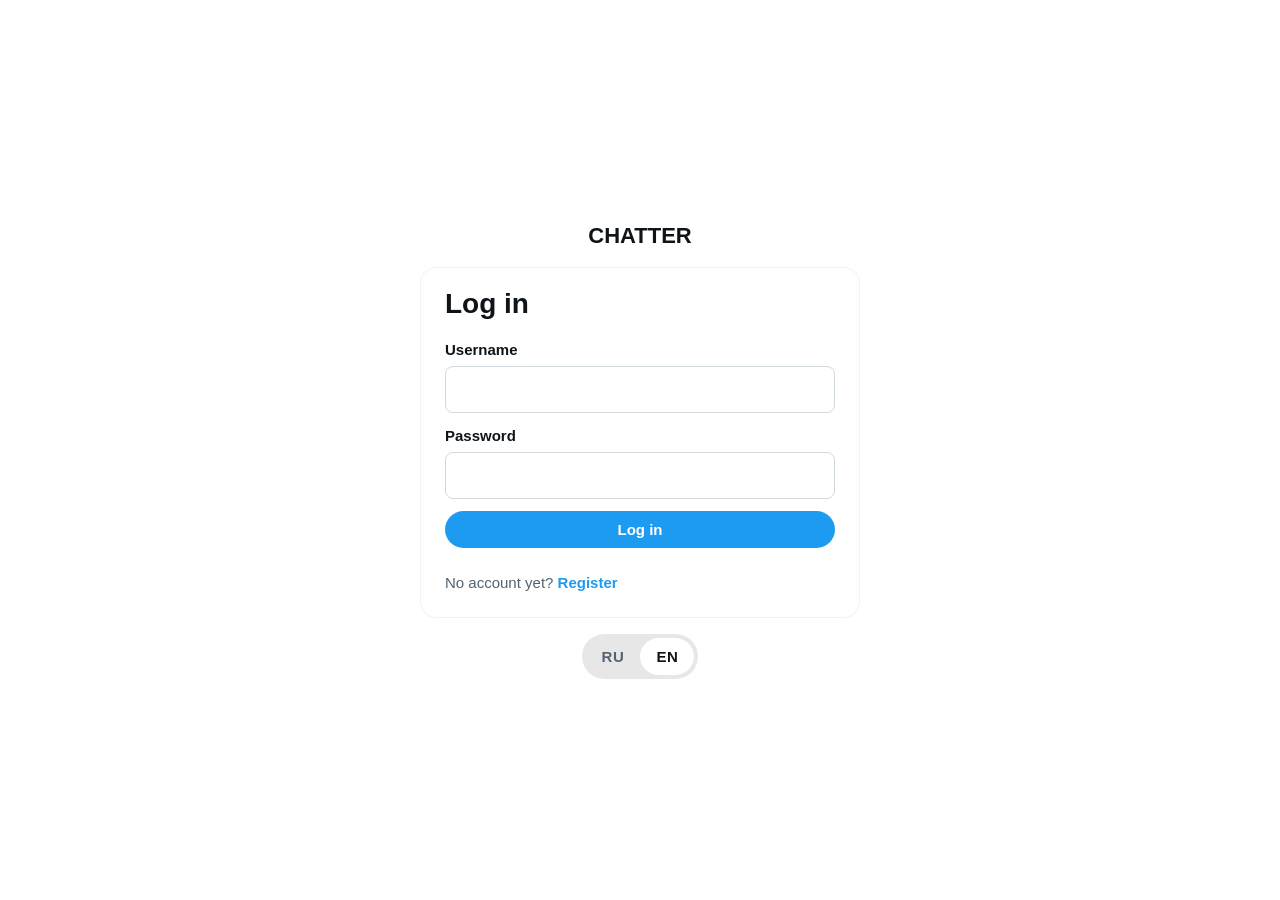
<file: frontend/index.html>
<!doctype html>
<html lang="en">
<head>
    <meta charset="UTF-8">
    <meta name="viewport" content="width=device-width, initial-scale=1">
    <link rel="icon" href="favicon.ico" sizes="48x48">
    <link rel="icon" href="favicon.svg" type="image/svg+xml">
    <title data-i18n="title.home">CHATTER</title>
    <link rel="stylesheet" href="css/app.css">
</head>
<body data-page="feed">
<div class="app">
    <aside class="nav">
        <a class="brand" href="index.html">CHATTER</a>
        <a class="active" href="index.html">
            <svg viewBox="0 0 24 24"><path d="M4 10.5 12 4l8 6.5V20a1 1 0 0 1-1 1h-5v-6H10v6H5a1 1 0 0 1-1-1z"/></svg>
            <span data-i18n="nav.home">Home</span>
        </a>
        <a href="people.html">
            <svg viewBox="0 0 24 24"><path d="M10 4a6 6 0 1 0 3.6 10.8l4.3 4.3 1.4-1.4-4.3-4.3A6 6 0 0 0 10 4zm0 2a4 4 0 1 1 0 8 4 4 0 0 1 0-8z"/></svg>
            <span data-i18n="nav.people">People</span>
        </a>
        <a href="me.html">
            <svg viewBox="0 0 24 24"><path d="M12 12a4 4 0 1 0-4-4 4 4 0 0 0 4 4zm0 2c-4 0-7 2-7 4v2h14v-2c0-2-3-4-7-4z"/></svg>
            <span data-i18n="nav.profile">Profile</span>
        </a>
    </aside>

    <main class="feed">
        <div class="tabs feed-tabs">
            <button class="active" type="button" data-filter="all" data-i18n="tab.all">All</button>
            <button type="button" data-filter="following" data-i18n="tab.following">Following</button>
            <div class="tab-menu">
                <button type="button" id="categories-tab" data-i18n="tab.categories">Categories</button>
                <div class="menu" id="category-menu" hidden></div>
            </div>
        </div>
        <form class="composer" id="composer">
            <button type="button" class="photo-btn" id="composer-photo" data-i18n-aria="aria.photo" aria-label="Add photo">
                <svg viewBox="0 0 24 24"><path d="M3 5.5A2.5 2.5 0 0 1 5.5 3h13A2.5 2.5 0 0 1 21 5.5v13a2.5 2.5 0 0 1-2.5 2.5h-13A2.5 2.5 0 0 1 3 18.5v-13zm2.5-.5a.5.5 0 0 0-.5.5v9.1l3-3 3 3 5-5 3 3V5.5a.5.5 0 0 0-.5-.5h-13zM19 15.4l-3-3-5 5-3-3-3 3V18.5a.5.5 0 0 0 .5.5h13a.5.5 0 0 0 .5-.5V15.4zM9.5 8.5a1.5 1.5 0 1 1-3 0 1.5 1.5 0 0 1 3 0z"/></svg>
            </button>
            <input id="composer-file" type="file" accept="image/jpeg,image/png,image/heif" hidden>
            <span class="avatar" id="composer-avatar">?</span>
            <div>
                <textarea name="content" maxlength="280" data-i18n-placeholder="composer.placeholder" placeholder="What's new" required></textarea>
                <div class="composer-preview" id="composer-preview" hidden>
                    <img alt="">
                    <button type="button" id="composer-clear" data-i18n-aria="aria.remove-photo" aria-label="Remove photo">×</button>
                </div>
                <div class="composer-bar">
                    <select name="category" data-i18n-aria="field.category" aria-label="Category">
                        <option value="GENERAL">GENERAL</option>
                        <option value="NEWS">NEWS</option>
                        <option value="POLITICS">POLITICS</option>
                        <option value="TECHNOLOGY">TECHNOLOGY</option>
                        <option value="SCIENCE">SCIENCE</option>
                        <option value="EDUCATION">EDUCATION</option>
                        <option value="BUSINESS">BUSINESS</option>
                        <option value="SPORTS">SPORTS</option>
                        <option value="ENTERTAINMENT">ENTERTAINMENT</option>
                        <option value="MUSIC">MUSIC</option>
                        <option value="GAMING">GAMING</option>
                        <option value="ART">ART</option>
                        <option value="FASHION">FASHION</option>
                        <option value="FOOD">FOOD</option>
                        <option value="TRAVEL">TRAVEL</option>
                        <option value="HEALTH">HEALTH</option>
                        <option value="NATURE">NATURE</option>
                        <option value="ANIMALS">ANIMALS</option>
                        <option value="OTHER">OTHER</option>
                    </select>
                    <button class="btn" type="submit" data-i18n="action.post">Post</button>
                </div>
            </div>
        </form>
        <div id="posts"></div>
        <p class="empty" id="empty" data-i18n="empty.nothing" hidden>Nothing here yet.</p>
    </main>
    <aside class="side" id="following"></aside>
</div>
<script src="js/config.js"></script>
<script src="js/i18n.js"></script>
<script src="js/api.js"></script>
<script src="js/app.js"></script>
</body>
</html>
</file>
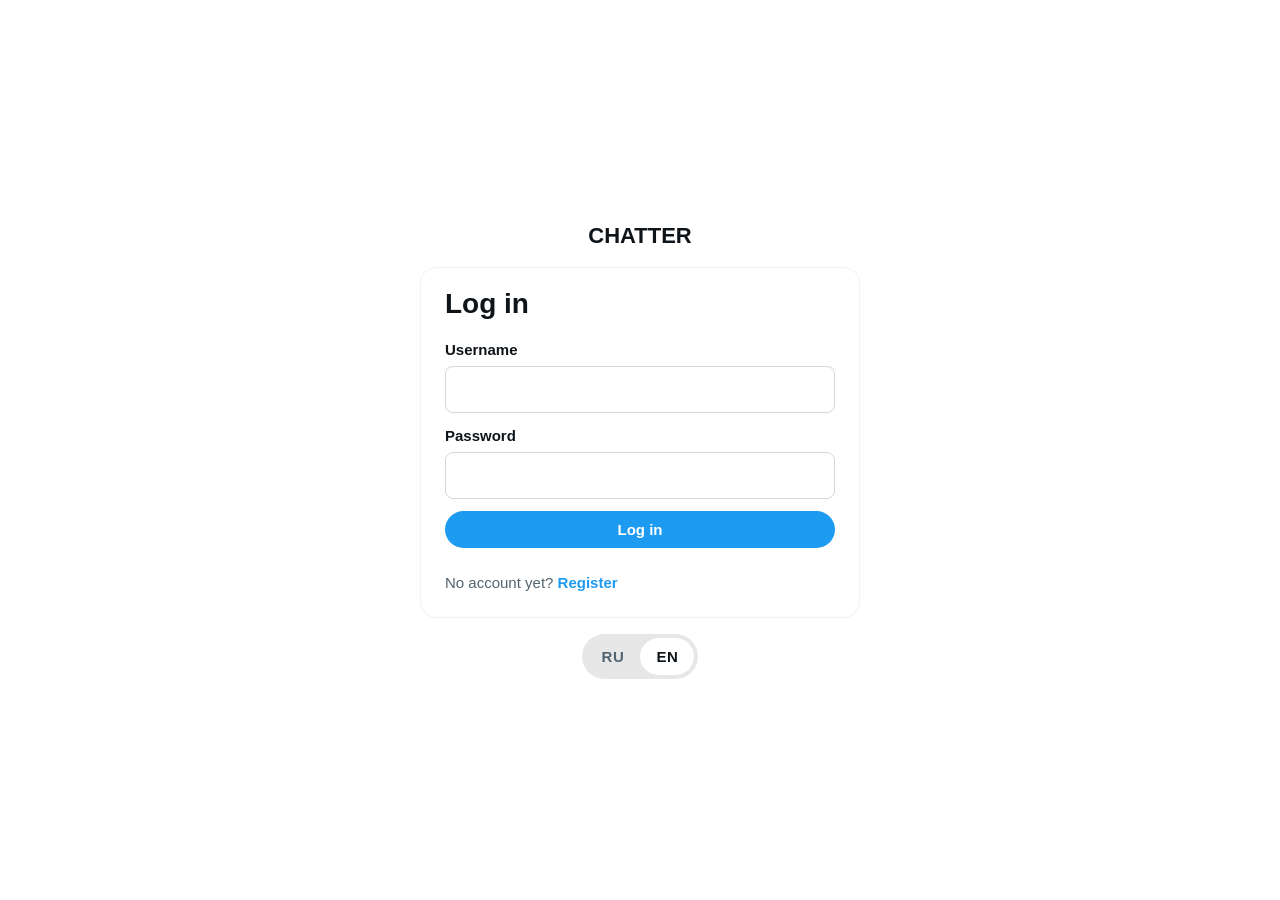
<file: frontend/login.html>
<!doctype html>
<html lang="en">
<head>
    <meta charset="UTF-8">
    <meta name="viewport" content="width=device-width, initial-scale=1">
    <link rel="icon" href="favicon.ico" sizes="48x48">
    <link rel="icon" href="favicon.svg" type="image/svg+xml">
    <title data-i18n="title.login">Log in · CHATTER</title>
    <link rel="stylesheet" href="css/app.css">
</head>
<body class="auth" data-page="login">
<div class="auth-wrap">
    <a class="brand" href="index.html">CHATTER</a>
    <main class="card">
    <h1 data-i18n="login.title">Log in</h1>
    <form class="form">
        <label><span data-i18n="login.username">Username</span> <input name="username" autocomplete="username" required></label>
        <label><span data-i18n="login.password">Password</span> <input name="password" type="password" autocomplete="current-password" required></label>
        <button class="btn" type="submit" data-i18n="login.submit">Log in</button>
    </form>
    <p class="muted"><span data-i18n="login.no-account">No account yet?</span> <a href="register.html" data-i18n="login.register">Register</a></p>
    </main>
</div>
<script src="js/config.js"></script>
<script src="js/i18n.js"></script>
<script src="js/api.js"></script>
<script src="js/app.js"></script>
</body>
</html>
</file>
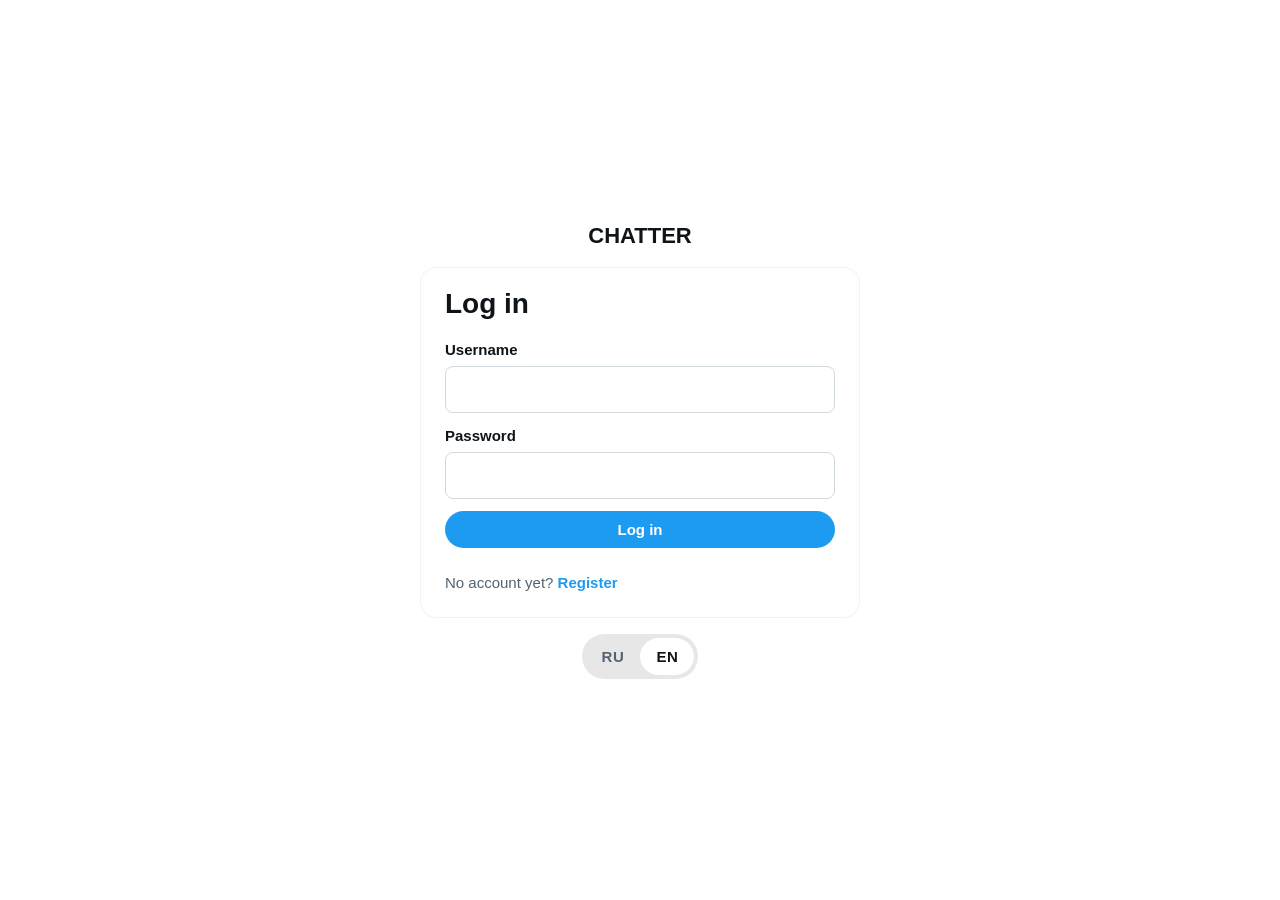
<file: frontend/me.html>
<!doctype html>
<html lang="en">
<head>
    <meta charset="UTF-8">
    <meta name="viewport" content="width=device-width, initial-scale=1">
    <link rel="icon" href="favicon.ico" sizes="48x48">
    <link rel="icon" href="favicon.svg" type="image/svg+xml">
    <title data-i18n="title.profile">Profile · CHATTER</title>
    <link rel="stylesheet" href="css/app.css">
</head>
<body data-page="me">
<div class="app">
    <aside class="nav">
        <a class="brand" href="index.html">CHATTER</a>
        <a href="index.html">
            <svg viewBox="0 0 24 24"><path d="M4 10.5 12 4l8 6.5V20a1 1 0 0 1-1 1h-5v-6H10v6H5a1 1 0 0 1-1-1z"/></svg>
            <span data-i18n="nav.home">Home</span>
        </a>
        <a href="people.html">
            <svg viewBox="0 0 24 24"><path d="M10 4a6 6 0 1 0 3.6 10.8l4.3 4.3 1.4-1.4-4.3-4.3A6 6 0 0 0 10 4zm0 2a4 4 0 1 1 0 8 4 4 0 0 1 0-8z"/></svg>
            <span data-i18n="nav.people">People</span>
        </a>
        <a class="active" href="me.html">
            <svg viewBox="0 0 24 24"><path d="M12 12a4 4 0 1 0-4-4 4 4 0 0 0 4 4zm0 2c-4 0-7 2-7 4v2h14v-2c0-2-3-4-7-4z"/></svg>
            <span data-i18n="nav.profile">Profile</span>
        </a>
    </aside>
    <main class="feed">
        <header class="profile-head" id="profile"></header>
        <form id="edit-form" class="form" hidden>
            <label><span class="field-name"><span data-i18n="field.username">Username</span></span><span class="with-info"><input name="username" minlength="3" maxlength="50" pattern="[A-Za-z0-9_]{3,50}" required><span class="info" tabindex="0">i<span class="info-tip" data-i18n="tip.username">3–50 characters. Latin letters, digits and underscore. Saved in lowercase.</span></span></span></label>
            <label><span class="field-name"><span data-i18n="field.email">Email</span></span><span class="with-info"><input name="email" type="email" maxlength="255" required><span class="info" tabindex="0">i<span class="info-tip" data-i18n="tip.email">A valid email, up to 255 characters.</span></span></span></label>
            <label><span class="field-name"><span data-i18n="field.display-name">Display name</span></span><span class="with-info"><input name="displayName" minlength="3" maxlength="100" required><span class="info" tabindex="0">i<span class="info-tip" data-i18n="tip.display-name">3–100 characters.</span></span></span></label>
            <label><span class="field-name"><span data-i18n="field.bio">Bio</span></span><span class="with-info"><textarea name="bio" rows="3"></textarea><span class="info" tabindex="0">i<span class="info-tip" data-i18n="tip.bio">Optional.</span></span></span></label>
            <label><span class="field-name"><span data-i18n="field.location">Location</span></span><span class="with-info"><input name="location" maxlength="100"><span class="info" tabindex="0">i<span class="info-tip" data-i18n="tip.location">Optional. Up to 100 characters.</span></span></span></label>
            <label><span class="field-name"><span data-i18n="field.birth-date">Birth date</span></span><span class="with-info"><input name="birthDate" type="text" inputmode="numeric" autocomplete="bday" spellcheck="false" maxlength="10" pattern="\d{2}/\d{2}/\d{4}" placeholder="MM/DD/YYYY" required><span class="info" tabindex="0">i<span class="info-tip" data-i18n="tip.birth-date">MM/DD/YYYY. A date in the past.</span></span></span></label>
            <div class="row form-actions">
                <button class="btn secondary" type="button" data-cancel data-i18n="action.cancel">Cancel</button>
                <button class="btn" type="submit" data-i18n="action.save">Save</button>
            </div>
        </form>
        <form id="password-form" class="form" hidden>
            <label><span data-i18n="field.current-password">Current password</span> <input name="currentPassword" type="password" required></label>
            <label><span data-i18n="field.new-password">New password</span> <input name="newPassword" type="password" minlength="8" maxlength="100" required></label>
            <div class="row form-actions">
                <button class="btn secondary" type="button" data-cancel data-i18n="action.cancel">Cancel</button>
                <button class="btn" type="submit" data-i18n="action.change-password">Change password</button>
            </div>
        </form>
        <form id="avatar-form" class="form" hidden>
            <label>
                <span class="field-name" data-i18n="field.avatar">Avatar</span>
                <span class="file-field">
                    <input name="file" type="file" accept="image/jpeg,image/png,image/heif" required>
                    <span class="info" tabindex="0">i<span class="info-tip" data-i18n="tip.avatar">JPEG, PNG or HEIF. Maximum 5 MB.</span></span>
                </span>
            </label>
            <div class="row form-actions">
                <button class="btn secondary" type="button" data-cancel data-i18n="action.cancel">Cancel</button>
                <button class="btn secondary" type="button" id="delete-avatar" data-i18n="action.delete-avatar">Delete avatar</button>
                <button class="btn" type="submit" data-i18n="action.save-avatar">Save avatar</button>
            </div>
        </form>
        <div class="tabs" id="profile-tabs">
            <button class="active" type="button" data-profile-tab="posts" data-i18n="tab.posts">Posts</button>
            <button type="button" data-profile-tab="replies" data-i18n="tab.replies">Replies</button>
            <button type="button" data-profile-tab="likes" data-i18n="tab.likes">Likes</button>
            <button type="button" data-profile-tab="reposts" data-i18n="tab.reposts">Reposts</button>
            <button type="button" data-profile-tab="followers" data-i18n="tab.followers">Followers</button>
        </div>
        <div id="posts"></div>
        <p class="empty" id="empty" data-i18n="empty.nothing" hidden>Nothing here yet.</p>
    </main>
    <aside class="side"></aside>
</div>
<script src="js/config.js"></script>
<script src="js/i18n.js"></script>
<script src="js/api.js"></script>
<script src="js/app.js"></script>
</body>
</html>
</file>
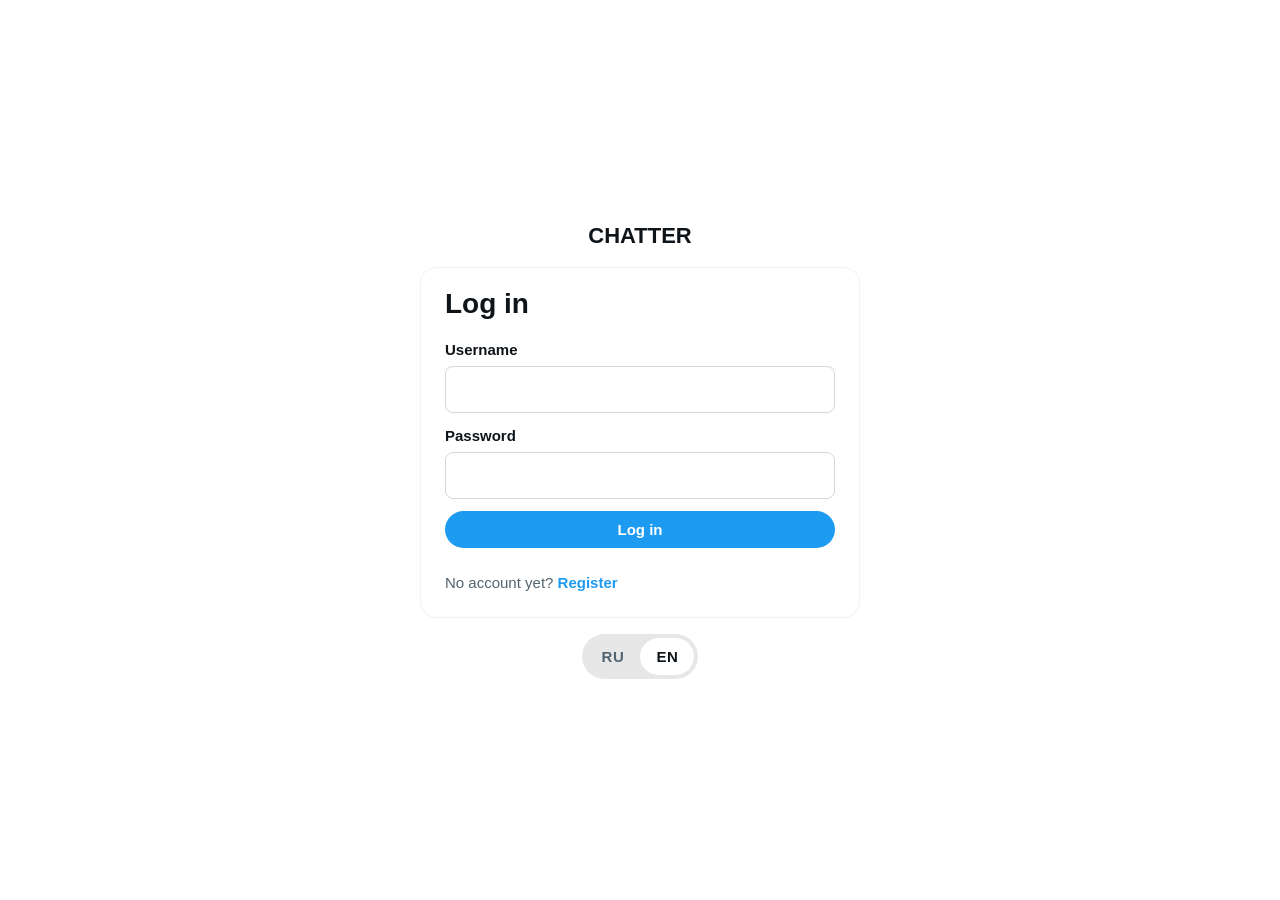
<file: frontend/moderation.html>
<!doctype html>
<html lang="en">
<head>
    <meta charset="UTF-8">
    <meta name="viewport" content="width=device-width, initial-scale=1">
    <link rel="icon" href="favicon.ico" sizes="48x48">
    <link rel="icon" href="favicon.svg" type="image/svg+xml">
    <title data-i18n="title.moderation">Moderation · CHATTER</title>
    <link rel="stylesheet" href="css/app.css">
</head>
<body data-page="moderation">
<div class="app">
    <aside class="nav">
        <a class="brand" href="index.html">CHATTER</a>
        <a href="index.html">
            <svg viewBox="0 0 24 24"><path d="M4 10.5 12 4l8 6.5V20a1 1 0 0 1-1 1h-5v-6H10v6H5a1 1 0 0 1-1-1z"/></svg>
            <span data-i18n="nav.home">Home</span>
        </a>
        <a href="people.html">
            <svg viewBox="0 0 24 24"><path d="M10 4a6 6 0 1 0 3.6 10.8l4.3 4.3 1.4-1.4-4.3-4.3A6 6 0 0 0 10 4zm0 2a4 4 0 1 1 0 8 4 4 0 0 1 0-8z"/></svg>
            <span data-i18n="nav.people">People</span>
        </a>
        <a href="me.html">
            <svg viewBox="0 0 24 24"><path d="M12 12a4 4 0 1 0-4-4 4 4 0 0 0 4 4zm0 2c-4 0-7 2-7 4v2h14v-2c0-2-3-4-7-4z"/></svg>
            <span data-i18n="nav.profile">Profile</span>
        </a>
    </aside>
    <main class="feed">
        <div class="tabs" id="moderation-tabs">
            <div class="tab-menu">
                <button class="active" type="button" id="moderation-posts" data-moderation="posts" data-i18n="tab.all-posts">All posts</button>
                <div class="menu" id="moderation-posts-menu" hidden>
                    <button type="button" data-post-filter="all" data-i18n="tab.all-posts">All posts</button>
                    <button type="button" data-post-filter="published" data-i18n="tab.public">Public</button>
                    <button type="button" data-post-filter="hidden" data-i18n="tab.hidden">Hidden</button>
                </div>
            </div>
            <button type="button" data-moderation="blocked" data-i18n="tab.blocked">Blocked</button>
        </div>
        <div id="posts"></div>
        <div id="staff" hidden></div>
        <p class="empty" id="empty" data-i18n="empty.nothing" hidden>Nothing here yet.</p>
    </main>
    <aside class="side"></aside>
</div>
<script src="js/config.js"></script>
<script src="js/i18n.js"></script>
<script src="js/api.js"></script>
<script src="js/app.js"></script>
</body>
</html>
</file>
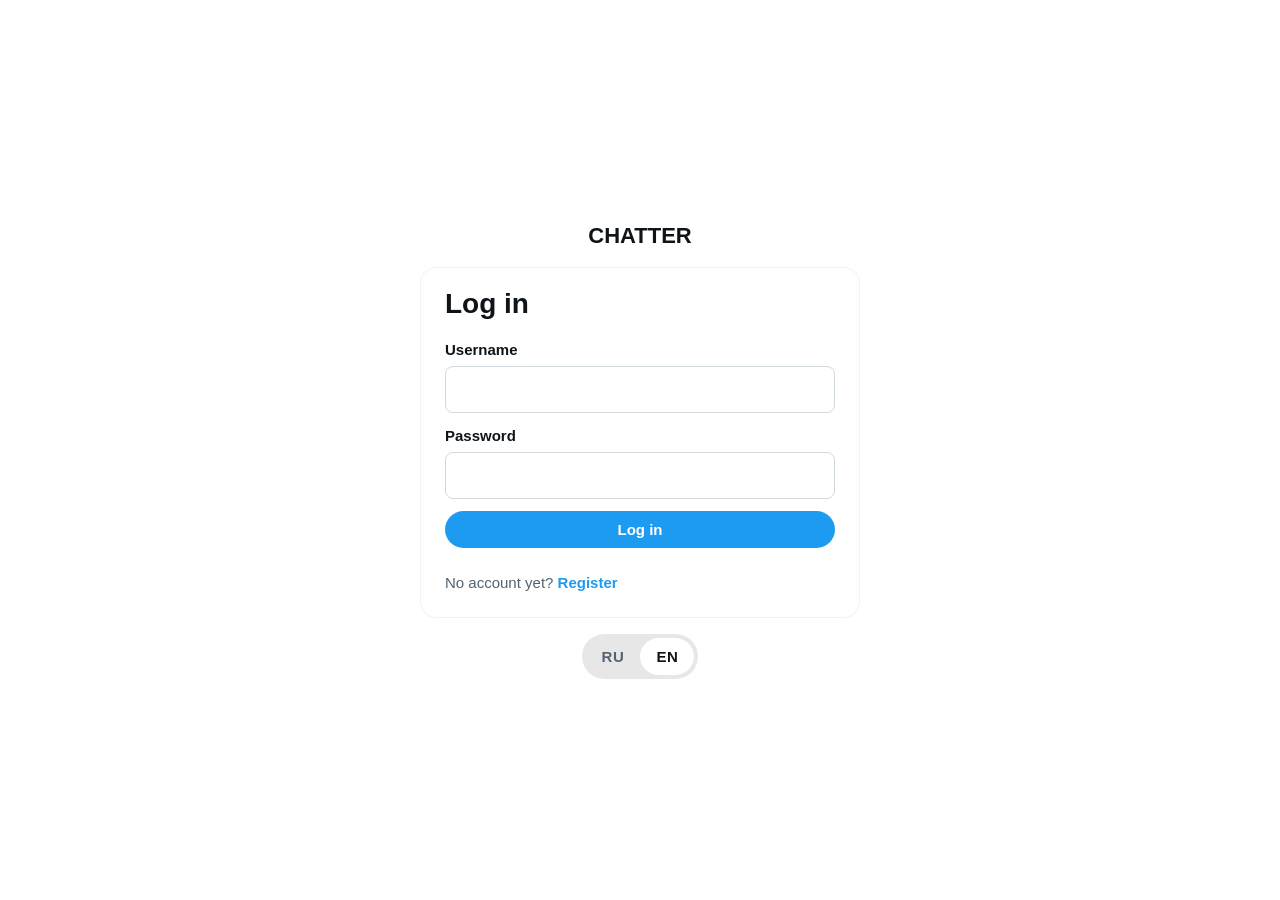
<file: frontend/people.html>
<!doctype html>
<html lang="en">
<head>
    <meta charset="UTF-8">
    <meta name="viewport" content="width=device-width, initial-scale=1">
    <link rel="icon" href="favicon.ico" sizes="48x48">
    <link rel="icon" href="favicon.svg" type="image/svg+xml">
    <title data-i18n="title.people">People · CHATTER</title>
    <link rel="stylesheet" href="css/app.css">
</head>
<body data-page="people">
<div class="app">
    <aside class="nav">
        <a class="brand" href="index.html">CHATTER</a>
        <a href="index.html">
            <svg viewBox="0 0 24 24"><path d="M4 10.5 12 4l8 6.5V20a1 1 0 0 1-1 1h-5v-6H10v6H5a1 1 0 0 1-1-1z"/></svg>
            <span data-i18n="nav.home">Home</span>
        </a>
        <a class="active" href="people.html">
            <svg viewBox="0 0 24 24"><path d="M10 4a6 6 0 1 0 3.6 10.8l4.3 4.3 1.4-1.4-4.3-4.3A6 6 0 0 0 10 4zm0 2a4 4 0 1 1 0 8 4 4 0 0 1 0-8z"/></svg>
            <span data-i18n="nav.people">People</span>
        </a>
        <a href="me.html">
            <svg viewBox="0 0 24 24"><path d="M12 12a4 4 0 1 0-4-4 4 4 0 0 0 4 4zm0 2c-4 0-7 2-7 4v2h14v-2c0-2-3-4-7-4z"/></svg>
            <span data-i18n="nav.profile">Profile</span>
        </a>
    </aside>
    <main class="feed">
        <form class="people-search" role="search">
            <input data-people-query type="search" data-i18n-placeholder="search.placeholder" data-i18n-aria="search.aria" placeholder="Search by name or username" aria-label="Search people">
        </form>
        <div class="people-list" id="people-list"></div>
        <p class="empty" id="people-empty" data-i18n="empty.search" hidden>No one found.</p>
    </main>
    <aside class="side"></aside>
</div>
<script src="js/config.js"></script>
<script src="js/i18n.js"></script>
<script src="js/api.js"></script>
<script src="js/app.js"></script>
</body>
</html>
</file>
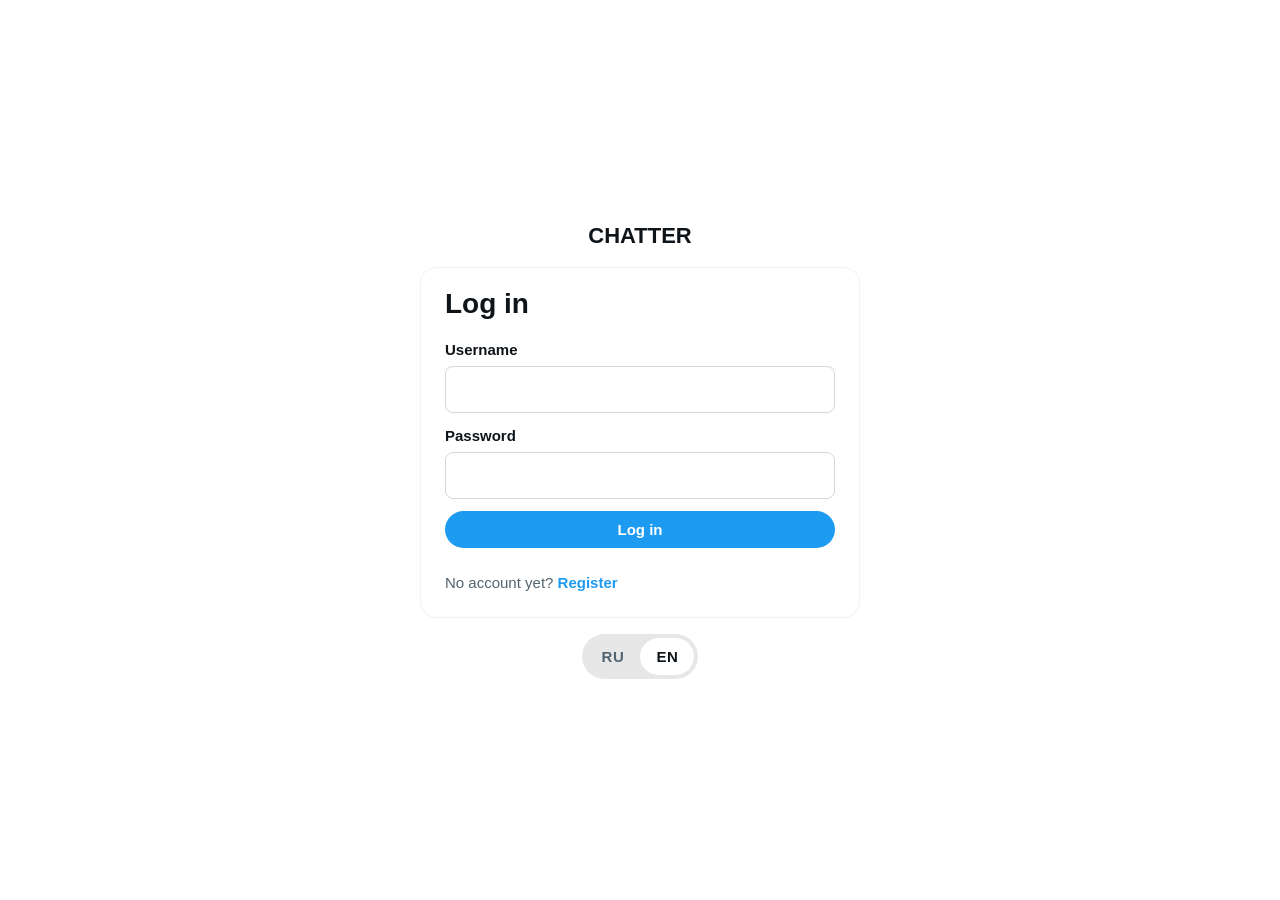
<file: frontend/post.html>
<!doctype html>
<html lang="en">
<head>
    <meta charset="UTF-8">
    <meta name="viewport" content="width=device-width, initial-scale=1">
    <link rel="icon" href="favicon.ico" sizes="48x48">
    <link rel="icon" href="favicon.svg" type="image/svg+xml">
    <title data-i18n="title.post">Post · CHATTER</title>
    <link rel="stylesheet" href="css/app.css">
</head>
<body data-page="post">
<div class="app">
    <aside class="nav">
        <a class="brand" href="index.html">CHATTER</a>
        <a href="index.html">
            <svg viewBox="0 0 24 24"><path d="M4 10.5 12 4l8 6.5V20a1 1 0 0 1-1 1h-5v-6H10v6H5a1 1 0 0 1-1-1z"/></svg>
            <span data-i18n="nav.home">Home</span>
        </a>
        <a href="people.html">
            <svg viewBox="0 0 24 24"><path d="M10 4a6 6 0 1 0 3.6 10.8l4.3 4.3 1.4-1.4-4.3-4.3A6 6 0 0 0 10 4zm0 2a4 4 0 1 1 0 8 4 4 0 0 1 0-8z"/></svg>
            <span data-i18n="nav.people">People</span>
        </a>
        <a href="me.html">
            <svg viewBox="0 0 24 24"><path d="M12 12a4 4 0 1 0-4-4 4 4 0 0 0 4 4zm0 2c-4 0-7 2-7 4v2h14v-2c0-2-3-4-7-4z"/></svg>
            <span data-i18n="nav.profile">Profile</span>
        </a>
    </aside>
    <main class="feed">
        <div id="post"></div>
        <form class="reply" id="reply">
            <span class="avatar" id="reply-avatar">?</span>
            <div class="reply-main">
                <div class="reply-field">
                    <input name="content" maxlength="280" data-i18n-placeholder="reply.placeholder" placeholder="Post your reply" required>
                    <button type="button" class="photo-btn" id="reply-photo" data-i18n-aria="aria.photo" aria-label="Add photo">
                        <svg viewBox="0 0 24 24"><path d="M3 5.5A2.5 2.5 0 0 1 5.5 3h13A2.5 2.5 0 0 1 21 5.5v13a2.5 2.5 0 0 1-2.5 2.5h-13A2.5 2.5 0 0 1 3 18.5v-13zm2.5-.5a.5.5 0 0 0-.5.5v9.1l3-3 3 3 5-5 3 3V5.5a.5.5 0 0 0-.5-.5h-13zM19 15.4l-3-3-5 5-3-3-3 3V18.5a.5.5 0 0 0 .5.5h13a.5.5 0 0 0 .5-.5V15.4zM9.5 8.5a1.5 1.5 0 1 1-3 0 1.5 1.5 0 0 1 3 0z"/></svg>
                    </button>
                </div>
                <div class="composer-preview" id="reply-preview" hidden>
                    <img alt="">
                    <button type="button" id="reply-clear" data-i18n-aria="aria.remove-photo" aria-label="Remove photo">×</button>
                </div>
            </div>
            <input id="reply-file" type="file" accept="image/jpeg,image/png,image/heif" hidden>
            <button class="btn" type="submit" data-i18n="action.reply">Reply</button>
        </form>
        <div id="replies"></div>
    </main>
    <aside class="side" id="following"></aside>
</div>
<script src="js/config.js"></script>
<script src="js/i18n.js"></script>
<script src="js/api.js"></script>
<script src="js/app.js"></script>
</body>
</html>
</file>
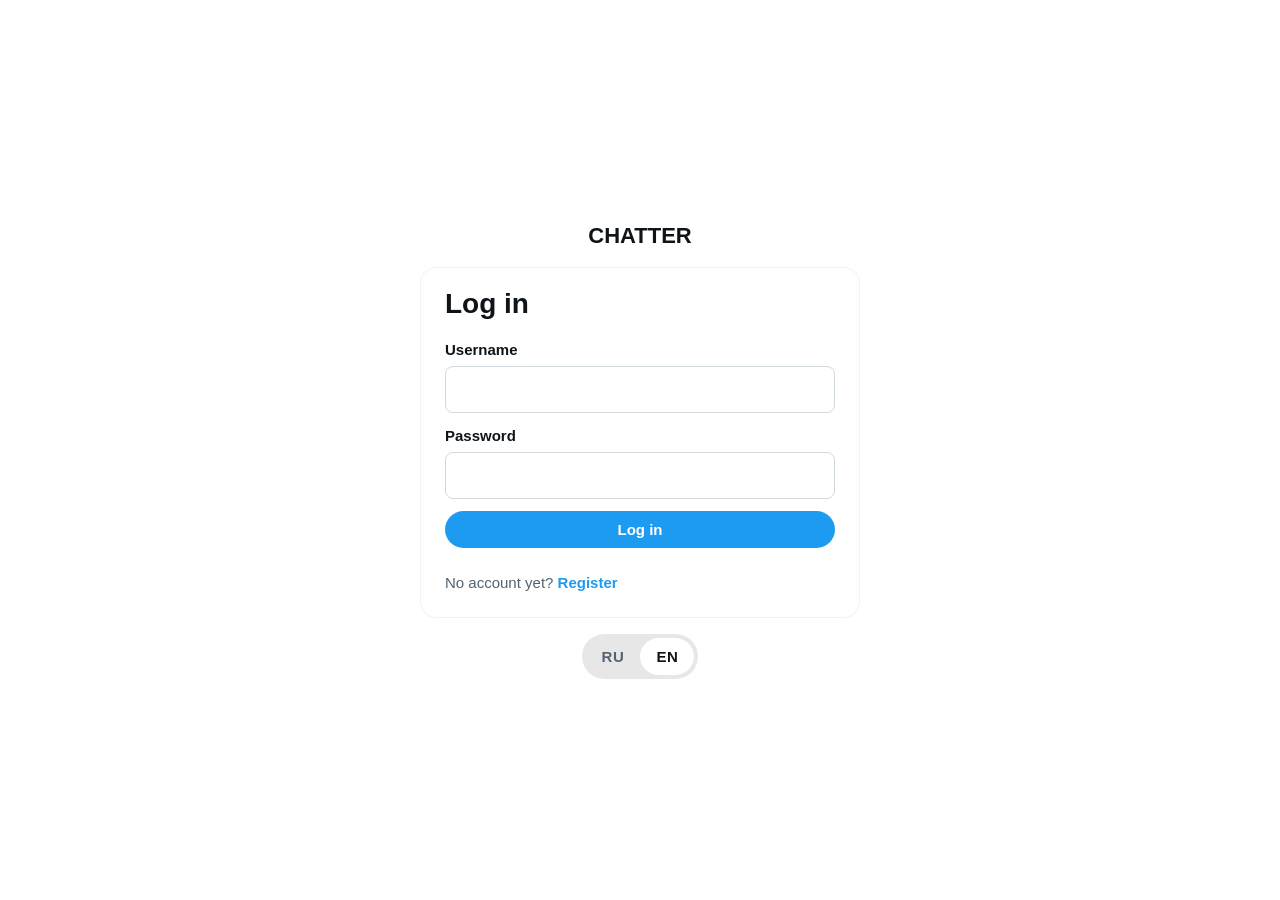
<file: frontend/profile.html>
<!doctype html>
<html lang="en">
<head>
    <meta charset="UTF-8">
    <meta name="viewport" content="width=device-width, initial-scale=1">
    <link rel="icon" href="favicon.ico" sizes="48x48">
    <link rel="icon" href="favicon.svg" type="image/svg+xml">
    <title data-i18n="title.profile">Profile · CHATTER</title>
    <link rel="stylesheet" href="css/app.css">
</head>
<body data-page="profile">
<div class="app">
    <aside class="nav">
        <a class="brand" href="index.html">CHATTER</a>
        <a href="index.html">
            <svg viewBox="0 0 24 24"><path d="M4 10.5 12 4l8 6.5V20a1 1 0 0 1-1 1h-5v-6H10v6H5a1 1 0 0 1-1-1z"/></svg>
            <span data-i18n="nav.home">Home</span>
        </a>
        <a href="people.html">
            <svg viewBox="0 0 24 24"><path d="M10 4a6 6 0 1 0 3.6 10.8l4.3 4.3 1.4-1.4-4.3-4.3A6 6 0 0 0 10 4zm0 2a4 4 0 1 1 0 8 4 4 0 0 1 0-8z"/></svg>
            <span data-i18n="nav.people">People</span>
        </a>
        <a href="me.html">
            <svg viewBox="0 0 24 24"><path d="M12 12a4 4 0 1 0-4-4 4 4 0 0 0 4 4zm0 2c-4 0-7 2-7 4v2h14v-2c0-2-3-4-7-4z"/></svg>
            <span data-i18n="nav.profile">Profile</span>
        </a>
    </aside>
    <main class="feed">
        <header class="profile-head" id="profile"></header>
        <form id="role-form" class="form" hidden>
            <label>
                <span class="field-name" data-i18n="field.role">Role</span>
                <select name="role" required>
                    <option value="USER" data-i18n="role.USER">User</option>
                    <option value="MODERATOR" data-i18n="role.MODERATOR">Moderator</option>
                    <option value="ADMIN" data-i18n="role.ADMIN">Admin</option>
                </select>
            </label>
            <p class="muted" data-i18n="role.hint">The new role takes effect on their next login.</p>
            <div class="row form-actions">
                <button class="btn secondary" type="button" data-cancel data-i18n="action.cancel">Cancel</button>
                <button class="btn" type="submit" data-i18n="action.save">Save</button>
            </div>
        </form>
        <div class="tabs" id="profile-tabs">
            <button class="active" type="button" data-profile-tab="posts" data-i18n="tab.posts">Posts</button>
            <button type="button" data-profile-tab="replies" data-i18n="tab.replies">Replies</button>
            <button type="button" data-profile-tab="likes" data-i18n="tab.likes">Likes</button>
            <button type="button" data-profile-tab="reposts" data-i18n="tab.reposts">Reposts</button>
            <button type="button" data-profile-tab="followers" data-i18n="tab.followers">Followers</button>
        </div>
        <div id="posts"></div>
        <p class="empty" id="empty" data-i18n="empty.nothing" hidden>Nothing here yet.</p>
    </main>
    <aside class="side"></aside>
</div>
<script src="js/config.js"></script>
<script src="js/i18n.js"></script>
<script src="js/api.js"></script>
<script src="js/app.js"></script>
</body>
</html>
</file>
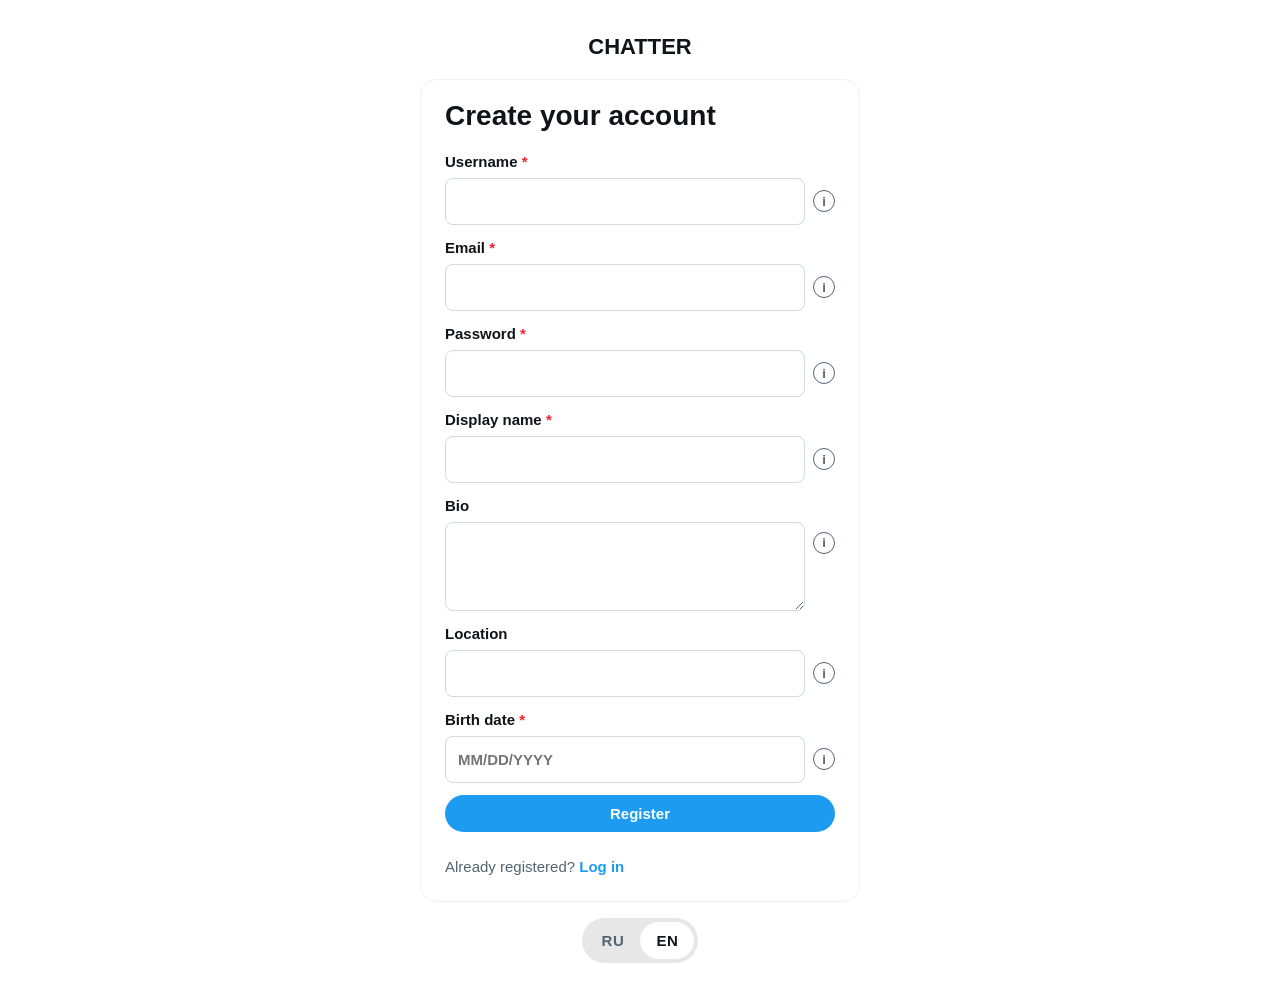
<file: frontend/register.html>
<!doctype html>
<html lang="en">
<head>
    <meta charset="UTF-8">
    <meta name="viewport" content="width=device-width, initial-scale=1">
    <link rel="icon" href="favicon.ico" sizes="48x48">
    <link rel="icon" href="favicon.svg" type="image/svg+xml">
    <title data-i18n="title.register">Register · CHATTER</title>
    <link rel="stylesheet" href="css/app.css">
</head>
<body class="auth" data-page="register">
<div class="auth-wrap">
    <a class="brand" href="index.html">CHATTER</a>
    <main class="card">
    <h1 data-i18n="register.title">Create your account</h1>
    <form class="form">
        <label><span class="field-name"><span data-i18n="field.username">Username</span> <span class="req">*</span></span><span class="with-info"><input name="username" minlength="3" maxlength="50" pattern="[A-Za-z0-9_]{3,50}" required><span class="info" tabindex="0">i<span class="info-tip" data-i18n="tip.username">3–50 characters. Latin letters, digits and underscore. Saved in lowercase.</span></span></span></label>
        <label><span class="field-name"><span data-i18n="field.email">Email</span> <span class="req">*</span></span><span class="with-info"><input name="email" type="email" maxlength="255" required><span class="info" tabindex="0">i<span class="info-tip" data-i18n="tip.email">A valid email, up to 255 characters.</span></span></span></label>
        <label><span class="field-name"><span data-i18n="field.password">Password</span> <span class="req">*</span></span><span class="with-info"><input name="password" type="password" minlength="8" maxlength="100" required><span class="info" tabindex="0">i<span class="info-tip" data-i18n="tip.password">8–100 characters.</span></span></span></label>
        <label><span class="field-name"><span data-i18n="field.display-name">Display name</span> <span class="req">*</span></span><span class="with-info"><input name="displayName" minlength="3" maxlength="100" required><span class="info" tabindex="0">i<span class="info-tip" data-i18n="tip.display-name">3–100 characters.</span></span></span></label>
        <label><span class="field-name"><span data-i18n="field.bio">Bio</span></span><span class="with-info"><textarea name="bio" rows="3"></textarea><span class="info" tabindex="0">i<span class="info-tip" data-i18n="tip.bio">Optional.</span></span></span></label>
        <label><span class="field-name"><span data-i18n="field.location">Location</span></span><span class="with-info"><input name="location" maxlength="100"><span class="info" tabindex="0">i<span class="info-tip" data-i18n="tip.location">Optional. Up to 100 characters.</span></span></span></label>
        <label><span class="field-name"><span data-i18n="field.birth-date">Birth date</span> <span class="req">*</span></span><span class="with-info"><input name="birthDate" type="text" inputmode="numeric" autocomplete="bday" spellcheck="false" maxlength="10" pattern="\d{2}/\d{2}/\d{4}" placeholder="MM/DD/YYYY" required><span class="info" tabindex="0">i<span class="info-tip" data-i18n="tip.birth-date">MM/DD/YYYY. A date in the past.</span></span></span></label>
        <button class="btn" type="submit" data-i18n="register.submit">Register</button>
    </form>
    <p class="muted"><span data-i18n="register.have-account">Already registered?</span> <a href="login.html" data-i18n="register.login">Log in</a></p>
    </main>
</div>
<script src="js/config.js"></script>
<script src="js/i18n.js"></script>
<script src="js/api.js"></script>
<script src="js/app.js"></script>
</body>
</html>
</file>
<file: frontend/css/app.css>
:root {
    --text: #0f1419;
    --muted: #536471;
    --line: #eff3f4;
    --blue: #1d9bf0;
    --blue-hover: #1a8cd8;
    --hover: #f7f9f9;
    --pill: #e7e7e8;
}

* { box-sizing: border-box; }

body {
    margin: 0;
    color: var(--text);
    background: #fff;
    font: 15px/1.4 -apple-system, BlinkMacSystemFont, "Segoe UI", sans-serif;
}

a { color: inherit; text-decoration: none; }
a:hover { color: var(--blue); }
button, input, select, textarea { font: inherit; color: inherit; }

.app {
    display: grid;
    grid-template-columns: 260px minmax(0, 600px) 340px;
    max-width: 1200px;
    min-height: 100vh;
    margin: 0 auto;
}

.nav, .side { padding: 4px 12px 24px; }
.nav {
    display: flex;
    flex-direction: column;
    align-self: start;
    position: sticky;
    top: 0;
    height: 100vh;
}
.lang-switch {
    display: flex;
    align-items: center;
    width: fit-content;
    margin-top: auto;
    margin-left: 12px;
    margin-bottom: 8px;
    padding: 4px;
    background: var(--pill);
    border-radius: 999px;
}
.lang-switch button {
    border: 0;
    background: transparent;
    color: var(--muted);
    font-weight: 800;
    letter-spacing: 0.04em;
    padding: 8px 16px;
    border-radius: 999px;
    cursor: pointer;
}
.lang-switch button.active {
    background: #fff;
    color: var(--text);
}
.card .lang-switch { margin: 12px 16px 0; }
.nav a[data-moderation] { margin-top: 8px; }
.nav-logout {
    display: flex;
    align-items: center;
    gap: 16px;
    width: fit-content;
    margin-top: 0;
    padding: 12px;
    border: 0;
    border-radius: 999px;
    background: transparent;
    font-size: 20px;
    cursor: pointer;
}
.nav-logout:hover { background: var(--hover); }
.feed {
    border-left: 1px solid var(--line);
    border-right: 1px solid var(--line);
    padding-top: 16px;
}
.page-title {
    margin: 0;
    padding: 0 16px 16px;
    font-size: 20px;
    border-bottom: 1px solid var(--line);
}

.brand {
    display: inline-block;
    width: fit-content;
    margin: 16px 12px 8px;
    padding: 0;
    font-size: 22px;
    font-weight: 800;
}

.nav a, .side h2 {
    display: flex;
    align-items: center;
    gap: 16px;
    padding: 12px;
    border-radius: 999px;
    font-size: 20px;
}

.nav a:hover { background: var(--hover); color: var(--blue); }
.nav a.brand {
    display: inline-block;
    width: fit-content;
    margin: 16px 12px 8px;
    padding: 0;
    border-radius: 0;
    font-size: 22px;
}
.nav a.brand:hover,
.brand:hover {
    background: transparent;
    color: var(--blue);
}
.nav a.active { font-weight: 700; }
.nav svg { width: 26px; height: 26px; fill: currentColor; }

.composer, .post, .profile-head {
    padding: 12px 16px;
    border-bottom: 1px solid var(--line);
}

.composer { position: relative; display: grid; grid-template-columns: 40px 1fr; gap: 12px; }
.composer > .avatar { align-self: start; }
.composer textarea {
    width: 100%;
    min-height: 52px;
    border: 0;
    resize: vertical;
    outline: none;
    padding-right: 36px;
    font-size: 20px;
}
.composer textarea::placeholder { color: var(--muted); }
.composer-bar { display: flex; align-items: center; justify-content: space-between; gap: 12px; }
.composer .photo-btn {
    position: absolute;
    top: 8px;
    right: 8px;
    z-index: 1;
    display: grid;
    place-items: center;
    width: 34px;
    height: 34px;
    border: 0;
    border-radius: 999px;
    background: transparent;
    color: var(--blue);
    cursor: pointer;
}
.photo-btn:hover { background: rgba(29, 155, 240, 0.1); }
.photo-btn svg { width: 20px; height: 20px; fill: currentColor; }
.composer-preview { position: relative; width: fit-content; max-width: 100%; margin-top: 8px; }
.composer-preview[hidden] { display: none; }
.composer-preview img {
    display: block;
    max-width: 100%;
    max-height: 240px;
    border: 1px solid var(--line);
    border-radius: 16px;
}
.composer-preview button {
    position: absolute;
    top: 8px;
    right: 8px;
    width: 28px;
    height: 28px;
    border: 0;
    border-radius: 999px;
    background: rgba(15, 20, 25, 0.75);
    color: #fff;
    font-size: 18px;
    line-height: 1;
    cursor: pointer;
}
.composer select {
    border: 0;
    color: var(--blue);
    background: transparent;
    font-weight: 700;
}

.tabs { display: flex; border-bottom: 1px solid var(--line); }
.feed > .feed-tabs:first-child { margin-top: -16px; }
.feed-tabs {
    position: sticky;
    top: 0;
    z-index: 3;
    background: #fff;
}
.tabs > button, .tab-menu > button {
    flex: 1;
    min-width: 0;
    border: 0;
    border-bottom: 2px solid transparent;
    background: transparent;
    padding: 16px 8px;
    font-weight: 600;
    color: var(--muted);
    cursor: pointer;
}
.tabs > button.active, .tab-menu > button.active { color: var(--text); border-bottom-color: var(--blue); }
.tabs > button:hover, .tab-menu > button:hover { background: var(--hover); }
.tab-menu { position: relative; flex: 1; display: flex; }
.menu {
    position: absolute;
    top: calc(100% + 4px);
    right: 0;
    z-index: 4;
    min-width: 180px;
    max-height: 320px;
    overflow: auto;
    background: #fff;
    border: 1px solid var(--line);
    border-radius: 12px;
    box-shadow: 0 8px 24px rgba(15, 20, 25, 0.12);
    padding: 4px 0;
}
.menu[hidden] { display: none; }
.menu button {
    display: block;
    width: 100%;
    border: 0;
    background: transparent;
    padding: 10px 16px;
    text-align: left;
    font-weight: 600;
    cursor: pointer;
}
.menu button:hover { background: var(--hover); }
.menu button.active { color: var(--blue); }

.post { display: grid; grid-template-columns: 40px 1fr; gap: 12px; }
.post > .avatar { align-self: start; }
.post-open { cursor: pointer; }
.post[hidden] { display: none; }
.parent-link { display: block; margin: 0 0 4px; color: var(--muted); font-size: 13px; }
.parent-link:hover { color: var(--blue); }
.post:hover { background: var(--hover); }
.post .content, .post p { margin: 2px 0 10px; font-size: 15px; }
.post-photo {
    display: block;
    width: 100%;
    height: auto;
    max-height: 420px;
    margin: 0 0 10px;
    object-fit: contain;
    border: 1px solid var(--line);
    border-radius: 16px;
    background: var(--hover);
}
.post-photo[hidden] { display: none; }
.post .content textarea { width: 100%; min-height: 72px; border: 1px solid #cfd9de; border-radius: 8px; padding: 8px; }
.post .content textarea:hover, .post .content textarea:focus { border-color: var(--blue); outline: none; }
.post header { display: flex; align-items: center; gap: 8px; }
.post header .who { display: flex; flex: 1; flex-wrap: wrap; gap: 4px 6px; align-items: baseline; min-width: 0; }
.post header span, .post time { color: var(--muted); }
.post time { white-space: nowrap; }
.post-category {
    margin-left: auto;
    margin-right: 12px;
    color: var(--muted);
    font-size: 13px;
    line-height: 1.4;
    flex: none;
    white-space: nowrap;
}
.more { position: relative; flex: none; }
.more-btn {
    display: grid;
    place-items: center;
    width: 32px;
    height: 32px;
    border: 0;
    border-radius: 999px;
    background: transparent;
    color: var(--muted);
    cursor: pointer;
}
.more-btn:hover { background: rgba(29, 155, 240, 0.1); color: var(--blue); }
.more-btn svg { width: 18px; height: 18px; fill: currentColor; }

.actions {
    display: flex;
    align-items: center;
    max-width: 425px;
    margin-top: 2px;
    color: var(--muted);
}
.action { display: flex; flex: 1; align-items: center; min-width: 0; }
.action .hit {
    display: inline-flex;
    align-items: center;
    justify-content: center;
    width: 32px;
    height: 32px;
    padding: 0;
    border: 0;
    border-radius: 999px;
    background: transparent;
    color: inherit;
}
.action button.hit { cursor: pointer; }
.action .count {
    padding: 0;
    border: 0;
    background: transparent;
    color: inherit;
    font-size: 13px;
    line-height: 1;
}
.action button.count { cursor: pointer; }
.action svg { width: 18px; height: 18px; fill: currentColor; display: block; }
.action.reply a.hit:hover { color: #1d9bf0; background: rgba(29, 155, 240, 0.1); }
.action.reply .count,
.action.views,
.action.views .count { color: var(--muted); }
.action.repost button.hit:hover { color: #00ba7c; background: rgba(0, 186, 124, 0.1); }
.action.repost.active .hit,
.action.repost.active .count { color: #00ba7c; }
.action.repost .count:hover { color: var(--blue); }
.action.like button.hit:hover { color: #f91880; background: rgba(249, 24, 128, 0.1); }
.action.like.active .hit,
.action.like.active .count { color: #f91880; }
.action.like .count:hover { color: var(--blue); }
.dialog {
    position: fixed;
    inset: 0;
    display: grid;
    place-items: center;
    background: rgba(0, 0, 0, 0.4);
    z-index: 5;
}
.dialog[hidden] { display: none; }
.dialog-card {
    width: min(420px, calc(100% - 32px));
    max-height: 80vh;
    overflow: auto;
    background: #fff;
    border-radius: 16px;
    padding: 8px 16px 16px;
}

.avatar, .avatar-lg {
    display: grid;
    place-items: center;
    flex: none;
    align-self: center;
    overflow: hidden;
    line-height: 1;
    border-radius: 50%;
    color: #fff;
    font-weight: 700;
    background: var(--avatar, #1d9bf0);
}
.person .avatar {
    display: grid;
    place-items: center;
}
.avatar { width: 40px; height: 40px; min-height: 40px; max-height: 40px; }
.avatar-lg { width: 88px; height: 88px; min-height: 88px; max-height: 88px; font-size: 32px; }
.avatar img, .avatar-lg img {
    width: 100%;
    height: 100%;
    min-width: 0;
    min-height: 0;
    border-radius: 50%;
    object-fit: cover;
    object-position: center;
}
.avatar-preview {
    display: block;
    width: 96px;
    height: 96px;
    min-height: 96px;
    max-height: 96px;
    border-radius: 50%;
    object-fit: cover;
}
.avatar-preview[hidden], #delete-avatar[hidden], .post-photo[hidden], .row .btn[hidden] { display: none; }

.btn {
    border: 0;
    border-radius: 999px;
    background: var(--blue);
    color: #fff;
    font-weight: 700;
    padding: 8px 16px;
    cursor: pointer;
}
.btn:hover { background: var(--blue-hover); }
.btn.secondary { background: #fff; color: var(--text); border: 1px solid #cfd9de; }
.btn.secondary:hover { background: var(--hover); }

.side h2 { font-size: 20px; margin: 8px 0; padding-left: 0; }
.people-search {
    padding: 12px 16px;
    border-bottom: 1px solid var(--line);
}
.people-search input {
    width: 100%;
    border: 0;
    border-radius: 999px;
    background: #eff3f4;
    padding: 12px 16px;
    outline: none;
}
.people-list { padding: 0 16px; }
.person { display: flex; align-items: center; gap: 12px; padding: 12px 0; }
.person[hidden] { display: none; }
.person a:not(.avatar) { flex: 1; }
.person strong, .person span:not(.avatar) { display: block; }
.person span:not(.avatar) { color: var(--muted); }
.person span.role { display: inline; margin-left: 6px; font-size: 12px; font-weight: 700; }
.role { font-size: 13px; font-weight: 700; }
.person .role.role-USER, .role.role-USER { color: var(--muted); }
.person .role.role-MODERATOR, .role.role-MODERATOR { color: #00ba7c; }
.person .role.role-ADMIN, .role.role-ADMIN { color: var(--blue); }
.row select {
    border: 1px solid #cfd9de;
    border-radius: 999px;
    padding: 8px 12px;
    background: #fff;
    font-weight: 700;
}
.section-title { margin: 0; padding: 16px 16px 0; font-size: 18px; }
#posts[hidden], #staff[hidden] { display: none; }

.profile-head { position: relative; display: grid; grid-template-columns: 88px 1fr; gap: 16px; }
.profile-head > .avatar-lg { align-self: start; }
.profile-head p { margin: 8px 0; }
.profile-info { padding-right: 40px; }
.profile-counts { display: flex; gap: 16px; margin-top: 4px; }
.profile-counts span { color: var(--muted); }
.profile-counts strong { color: var(--text); }
.profile-name { display: flex; align-items: baseline; gap: 8px; flex-wrap: wrap; }
.form-actions { margin-top: 0; }
.profile-head .settings {
    position: absolute;
    top: 8px;
    right: 8px;
    z-index: 2;
    grid-column: 1 / -1;
    grid-row: 1;
    width: 32px;
    height: 32px;
}
.muted { color: var(--muted); }
.row { display: flex; gap: 8px; flex-wrap: wrap; margin-top: 12px; }
.badge {
    border-radius: 4px;
    background: #f7d6d6;
    color: #8b1e1e;
    font-size: 12px;
    font-weight: 700;
    padding: 2px 6px;
}

.form { display: grid; gap: 12px; padding: 16px; }
.form[hidden] { display: none; }
.form label { display: grid; gap: 6px; font-weight: 700; }
.form input, .form textarea, .form select, form.reply input {
    border: 1px solid #cfd9de;
    border-radius: 8px;
    padding: 12px;
}
.form select { background: #fff; font: inherit; font-weight: 700; }
.form .muted { margin: 0; font-weight: 400; }
.form input:hover, .form textarea:hover, .form select:hover,
.reply input:hover, .people-search input:hover,
.composer textarea:hover, .composer select:hover {
    border-color: var(--blue);
}
.form input:focus, .form textarea:focus, .form select:focus, .reply input:focus, .people-search input:focus {
    outline: none;
    border-color: var(--blue);
}
.field-name { display: block; }
.req { color: #f4212e; }
.with-info, .file-field { display: flex; align-items: center; gap: 8px; }
.with-info input, .with-info textarea, .file-field input { flex: 1; min-width: 0; }
.with-info:has(textarea) { align-items: flex-start; }
.with-info:has(textarea) .info { margin-top: 10px; }
.info {
    position: relative;
    display: grid;
    place-items: center;
    flex: none;
    width: 22px;
    height: 22px;
    border: 1px solid var(--muted);
    border-radius: 50%;
    color: var(--muted);
    font-size: 13px;
    font-weight: 700;
    line-height: 1;
    cursor: help;
}
.info-tip {
    display: none;
    position: absolute;
    right: 0;
    top: calc(100% + 6px);
    width: 220px;
    padding: 8px 10px;
    border-radius: 8px;
    background: #0f1419;
    color: #fff;
    font-size: 13px;
    font-weight: 400;
    line-height: 1.3;
    z-index: 2;
}
.info:hover .info-tip, .info:focus .info-tip { display: block; }
.card .muted a { color: var(--blue); font-weight: 700; }

.auth {
    min-height: 100vh;
    display: flex;
    justify-content: center;
    padding: 32px 16px;
    background: #fff;
}
.auth-wrap {
    display: flex;
    flex-direction: column;
    align-items: center;
    width: min(440px, 100%);
    margin: auto;
}
.auth .brand { margin: 0 0 16px; }
.auth .lang-switch { margin: 16px 0 0; }
.card {
    width: min(440px, calc(100% - 32px));
    border: 1px solid var(--line);
    border-radius: 16px;
    padding: 8px 8px 24px;
}
.auth .card { width: 100%; }
.card h1 { margin: 8px 16px 0; font-size: 28px; }
.card p { margin: 8px 16px 0; }

form.reply { display: flex; align-items: flex-start; gap: 12px; padding: 12px 16px 16px; }
form.reply .reply-main { flex: 1; min-width: 0; }
form.reply .reply-field { position: relative; }
form.reply .reply-field input { width: 100%; padding-right: 42px; }
form.reply .photo-btn {
    position: absolute;
    top: 50%;
    right: 4px;
    transform: translateY(-50%);
    display: grid;
    place-items: center;
    width: 34px;
    height: 34px;
    border: 0;
    border-radius: 999px;
    background: transparent;
    color: var(--blue);
    cursor: pointer;
}

.empty { padding: 32px 16px; color: var(--muted); text-align: center; }
.notice {
    margin: 0;
    padding: 12px 16px;
    color: #8b1e1e;
    white-space: pre-line;
}

@media (max-width: 1000px) {
    .app { grid-template-columns: 80px minmax(0, 1fr); }
    .side, .nav a span, .nav-logout span { display: none; }
    .lang-switch { margin-left: 0; padding: 3px; }
    .lang-switch button { padding: 6px 8px; font-size: 12px; }
}
</file>
